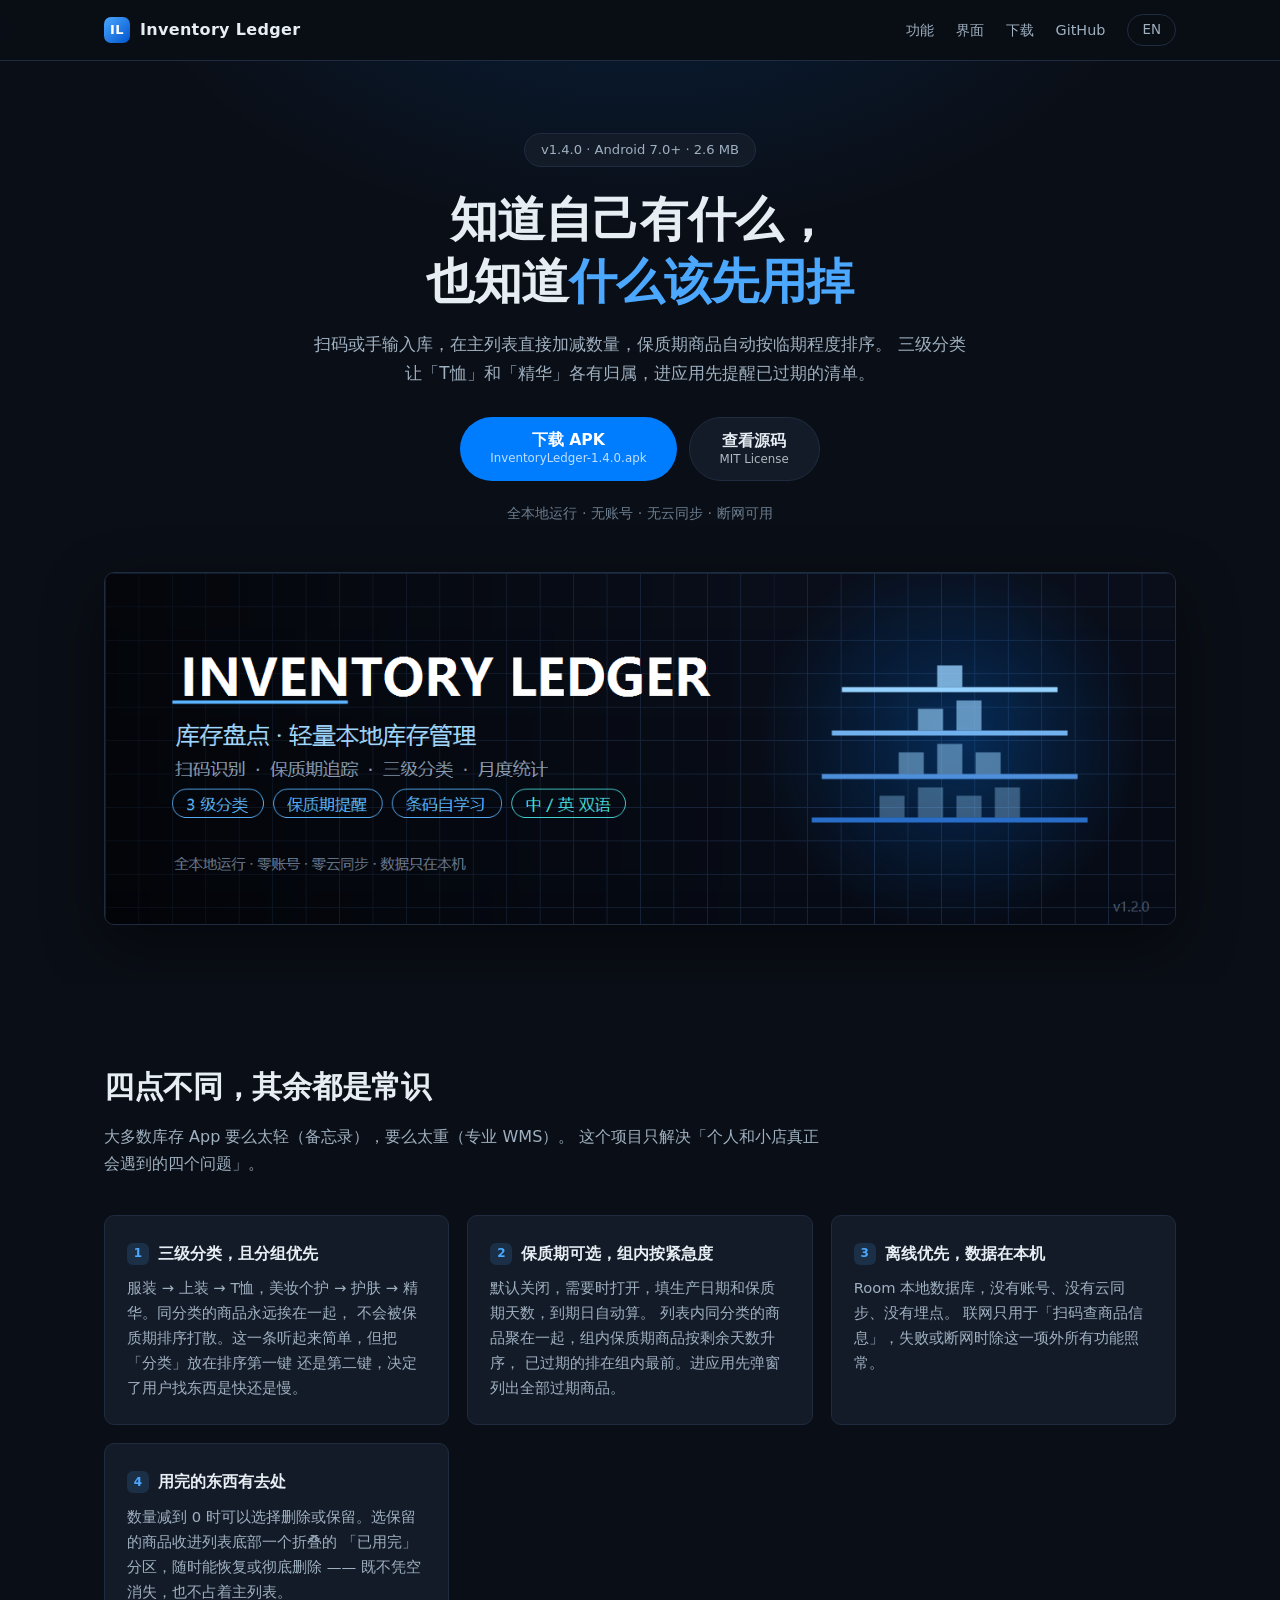
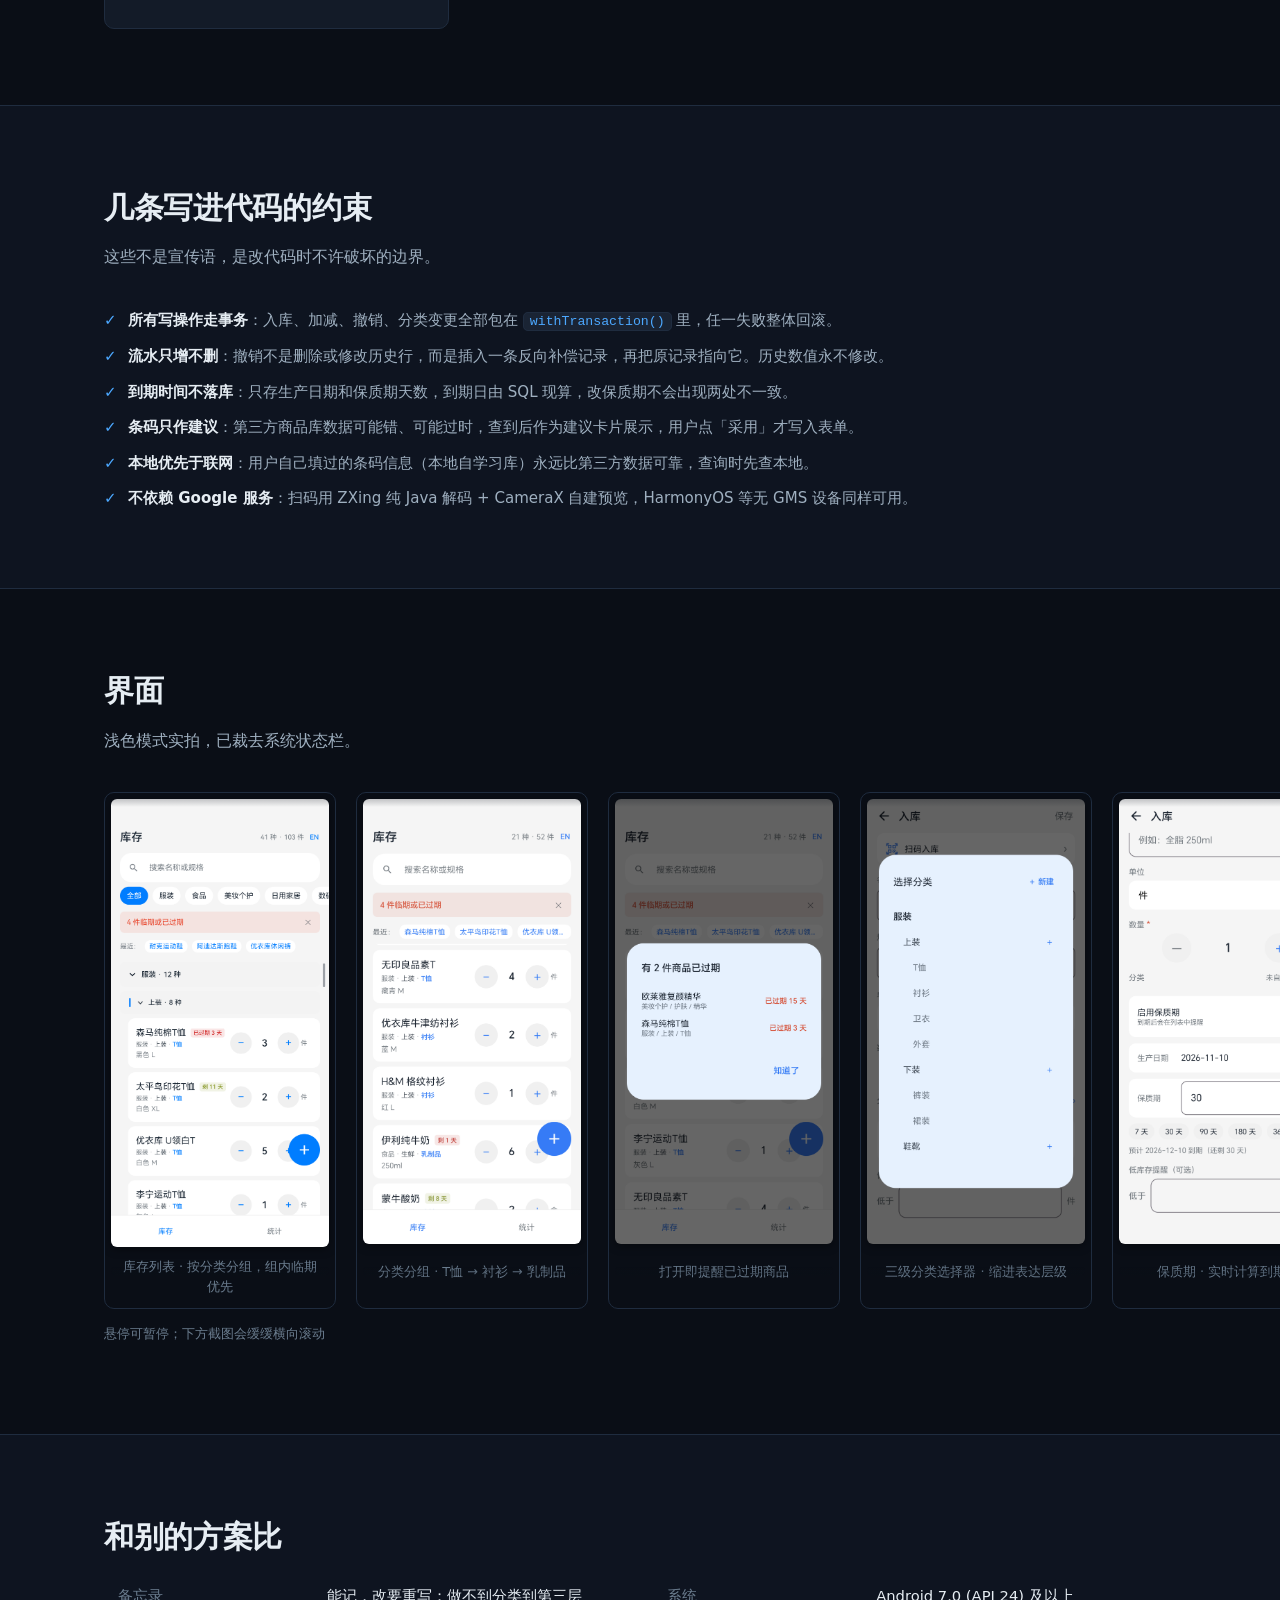
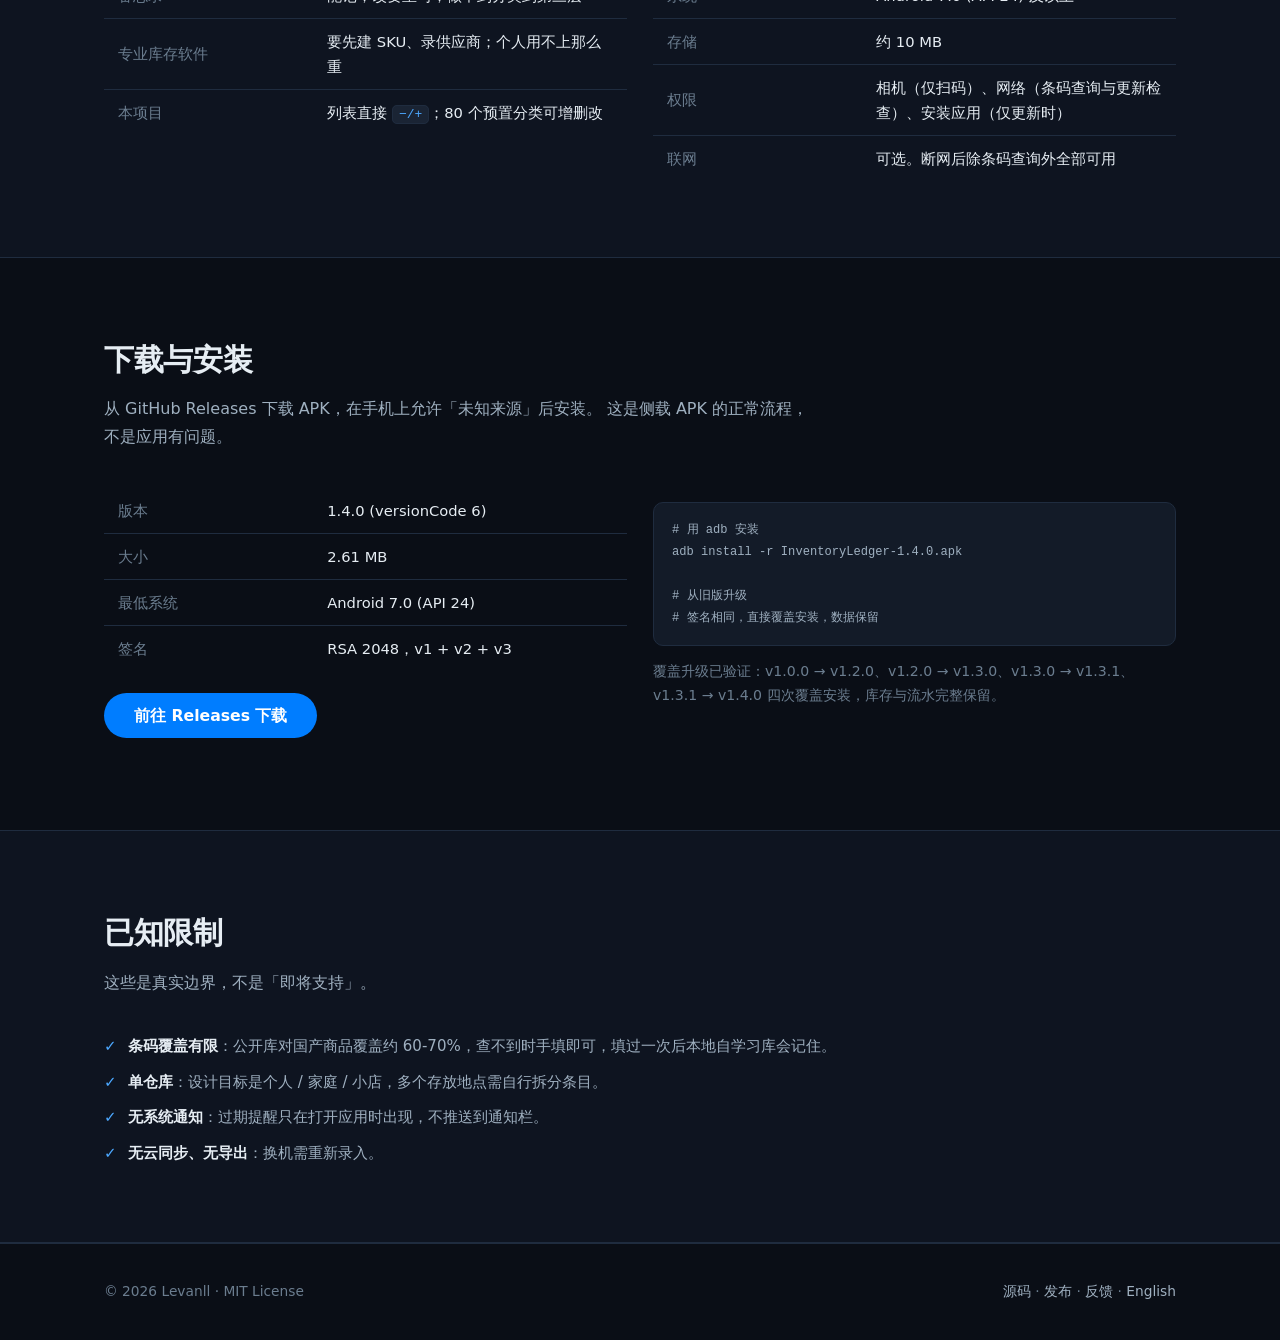
<file: docs/index.html>
<!DOCTYPE html>
<html lang="zh-CN">
<head>
<meta charset="utf-8">
<meta name="viewport" content="width=device-width, initial-scale=1">
<title>库存盘点 Inventory Ledger — 轻量本地库存管理</title>
<meta name="description" content="Android 上的轻量本地库存管理：三级分类、保质期追踪、扫码识别、中英双语。全本地运行，零账号、零云同步。">
<meta property="og:title" content="库存盘点 Inventory Ledger">
<meta property="og:description" content="轻量本地库存管理 · 三级分类 · 保质期追踪 · 扫码识别 · 中英双语">
<meta property="og:image" content="images/hero-banner-zh.png">
<meta property="og:type" content="website">
<link rel="icon" href="images/app-icon.png">
<link rel="stylesheet" href="style.css">
</head>
<body>

<header class="site-header">
  <div class="wrap">
    <a class="brand" href="./">
      <span class="brand-mark">IL</span>
      <span>Inventory Ledger</span>
    </a>
    <nav class="site-nav">
      <a href="#features" class="hide-sm">功能</a>
      <a href="#screens" class="hide-sm">界面</a>
      <a href="#install">下载</a>
      <a href="https://github.com/Levanll/InventoryLedger">GitHub</a>
      <a class="lang-switch" href="en/">EN</a>
    </nav>
  </div>
</header>

<section class="hero">
  <div class="wrap">
    <div class="hero-badge">v1.4.0 · Android 7.0+ · 2.6 MB</div>
    <h1>知道自己有什么，<br>也知道<em>什么该先用掉</em></h1>
    <p class="lead">
      扫码或手输入库，在主列表直接加减数量，保质期商品自动按临期程度排序。
      三级分类让「T恤」和「精华」各有归属，进应用先提醒已过期的清单。
    </p>
    <div class="hero-actions">
      <a class="btn btn-primary" href="https://github.com/Levanll/InventoryLedger/releases/latest">
        下载 APK
        <span class="btn-sub">InventoryLedger-1.4.0.apk</span>
      </a>
      <a class="btn btn-ghost" href="https://github.com/Levanll/InventoryLedger">
        查看源码
        <span class="btn-sub">MIT License</span>
      </a>
    </div>
    <p class="hero-sub">全本地运行 · 无账号 · 无云同步 · 断网可用</p>
    <img class="hero-img" src="images/hero-banner-zh.png" alt="Inventory Ledger 概览">
  </div>
</section>

<section id="features" class="section">
  <div class="wrap">
    <h2>四点不同，其余都是常识</h2>
    <p class="section-sub">
      大多数库存 App 要么太轻（备忘录），要么太重（专业 WMS）。
      这个项目只解决「个人和小店真正会遇到的四个问题」。
    </p>

    <div class="cards">
      <div class="card">
        <h3><span class="card-ico">1</span> 三级分类，且分组优先</h3>
        <p>
          服装 → 上装 → T恤，美妆个护 → 护肤 → 精华。同分类的商品永远挨在一起，
          不会被保质期排序打散。这一条听起来简单，但把「分类」放在排序第一键
          还是第二键，决定了用户找东西是快还是慢。
        </p>
      </div>
      <div class="card">
        <h3><span class="card-ico">2</span> 保质期可选，组内按紧急度</h3>
        <p>
          默认关闭，需要时打开，填生产日期和保质期天数，到期日自动算。
          列表内同分类的商品聚在一起，组内保质期商品按剩余天数升序，
          已过期的排在组内最前。进应用先弹窗列出全部过期商品。
        </p>
      </div>
      <div class="card">
        <h3><span class="card-ico">3</span> 离线优先，数据在本机</h3>
        <p>
          Room 本地数据库，没有账号、没有云同步、没有埋点。
          联网只用于「扫码查商品信息」，失败或断网时除这一项外所有功能照常。
        </p>
      </div>
      <div class="card">
        <h3><span class="card-ico">4</span> 用完的东西有去处</h3>
        <p>
          数量减到 0 时可以选择删除或保留。选保留的商品收进列表底部一个折叠的
          「已用完」分区，随时能恢复或彻底删除 —— 既不凭空消失，也不占着主列表。
        </p>
      </div>
    </div>
  </div>
</section>

<section class="section section-alt">
  <div class="wrap">
    <h2>几条写进代码的约束</h2>
    <p class="section-sub">这些不是宣传语，是改代码时不许破坏的边界。</p>
    <ul class="checks">
      <li><b>所有写操作走事务</b>：入库、加减、撤销、分类变更全部包在 <code>withTransaction()</code> 里，任一失败整体回滚。</li>
      <li><b>流水只增不删</b>：撤销不是删除或修改历史行，而是插入一条反向补偿记录，再把原记录指向它。历史数值永不修改。</li>
      <li><b>到期时间不落库</b>：只存生产日期和保质期天数，到期日由 SQL 现算，改保质期不会出现两处不一致。</li>
      <li><b>条码只作建议</b>：第三方商品库数据可能错、可能过时，查到后作为建议卡片展示，用户点「采用」才写入表单。</li>
      <li><b>本地优先于联网</b>：用户自己填过的条码信息（本地自学习库）永远比第三方数据可靠，查询时先查本地。</li>
      <li><b>不依赖 Google 服务</b>：扫码用 ZXing 纯 Java 解码 + CameraX 自建预览，HarmonyOS 等无 GMS 设备同样可用。</li>
    </ul>
  </div>
</section>

<section id="screens" class="section">
  <div class="wrap">
    <h2>界面</h2>
    <p class="section-sub">浅色模式实拍，已裁去系统状态栏。</p>
    <div class="marquee">
      <div class="marquee-track">
        <figure class="shot">
          <img src="images/zh/list.png" alt="库存列表 · 按分类分组，组内临期优先" loading="lazy">
          <figcaption>库存列表 · 按分类分组，组内临期优先</figcaption>
        </figure>
        <figure class="shot">
          <img src="images/zh/list-groups.png" alt="分类分组 · T恤 → 衬衫 → 乳制品" loading="lazy">
          <figcaption>分类分组 · T恤 → 衬衫 → 乳制品</figcaption>
        </figure>
        <figure class="shot">
          <img src="images/zh/expired.png" alt="打开即提醒已过期商品" loading="lazy">
          <figcaption>打开即提醒已过期商品</figcaption>
        </figure>
        <figure class="shot">
          <img src="images/zh/picker.png" alt="三级分类选择器 · 缩进表达层级" loading="lazy">
          <figcaption>三级分类选择器 · 缩进表达层级</figcaption>
        </figure>
        <figure class="shot">
          <img src="images/zh/expiry.png" alt="保质期 · 实时计算到期日" loading="lazy">
          <figcaption>保质期 · 实时计算到期日</figcaption>
        </figure>
        <figure class="shot">
          <img src="images/zh/stats.png" alt="月度库存量与消耗" loading="lazy">
          <figcaption>月度库存量与消耗</figcaption>
        </figure>
        <figure class="shot">
          <img src="images/zh/inbound.png" alt="入库 · 扫码入口与基础字段" loading="lazy">
          <figcaption>入库 · 扫码入口与基础字段</figcaption>
        </figure>
        <figure class="shot">
          <img src="images/zh/category.png" alt="分类管理 · 可增删改" loading="lazy">
          <figcaption>分类管理 · 可增删改</figcaption>
        </figure>
        <figure class="shot">
          <img src="images/zh/usedup.png" alt="已用完分区 · 归零商品可恢复或删除" loading="lazy">
          <figcaption>已用完 · 归零后仍有去处</figcaption>
        </figure>
        <figure class="shot" aria-hidden="true">
          <img src="images/zh/list.png" alt="副本 库存列表 · 按分类分组，组内临期优先" loading="lazy">
          <figcaption>库存列表 · 按分类分组，组内临期优先</figcaption>
        </figure>
        <figure class="shot" aria-hidden="true">
          <img src="images/zh/list-groups.png" alt="副本 分类分组 · T恤 → 衬衫 → 乳制品" loading="lazy">
          <figcaption>分类分组 · T恤 → 衬衫 → 乳制品</figcaption>
        </figure>
        <figure class="shot" aria-hidden="true">
          <img src="images/zh/expired.png" alt="副本 打开即提醒已过期商品" loading="lazy">
          <figcaption>打开即提醒已过期商品</figcaption>
        </figure>
        <figure class="shot" aria-hidden="true">
          <img src="images/zh/picker.png" alt="副本 三级分类选择器 · 缩进表达层级" loading="lazy">
          <figcaption>三级分类选择器 · 缩进表达层级</figcaption>
        </figure>
        <figure class="shot" aria-hidden="true">
          <img src="images/zh/expiry.png" alt="副本 保质期 · 实时计算到期日" loading="lazy">
          <figcaption>保质期 · 实时计算到期日</figcaption>
        </figure>
        <figure class="shot" aria-hidden="true">
          <img src="images/zh/stats.png" alt="副本 月度库存量与消耗" loading="lazy">
          <figcaption>月度库存量与消耗</figcaption>
        </figure>
        <figure class="shot" aria-hidden="true">
          <img src="images/zh/inbound.png" alt="副本 入库 · 扫码入口与基础字段" loading="lazy">
          <figcaption>入库 · 扫码入口与基础字段</figcaption>
        </figure>
        <figure class="shot" aria-hidden="true">
          <img src="images/zh/category.png" alt="副本 分类管理 · 可增删改" loading="lazy">
          <figcaption>分类管理 · 可增删改</figcaption>
        </figure>
        <figure class="shot" aria-hidden="true">
          <img src="images/zh/usedup.png" alt="副本 已用完分区 · 归零商品可恢复或删除" loading="lazy">
          <figcaption>已用完 · 归零后仍有去处</figcaption>
        </figure>
      </div>
    </div>
    <p class="marquee-hint">悬停可暂停；下方截图会缓缓横向滚动</p>
  </div>
</section>

<section class="section section-alt">
  <div class="wrap">
    <h2>和别的方案比</h2>
    <div class="grid-2">
      <div>
        <table class="spec-table">
          <tr><th>备忘录</th><td>能记，改要重写；做不到分类到第三层</td></tr>
          <tr><th>专业库存软件</th><td>要先建 SKU、录供应商；个人用不上那么重</td></tr>
          <tr><th>本项目</th><td>列表直接 <code>−/+</code>；80 个预置分类可增删改</td></tr>
        </table>
      </div>
      <div>
        <table class="spec-table">
          <tr><th>系统</th><td>Android 7.0 (API 24) 及以上</td></tr>
          <tr><th>存储</th><td>约 10 MB</td></tr>
          <tr><th>权限</th><td>相机（仅扫码）、网络（条码查询与更新检查）、安装应用（仅更新时）</td></tr>
          <tr><th>联网</th><td>可选。断网后除条码查询外全部可用</td></tr>
        </table>
      </div>
    </div>
  </div>
</section>

<section id="install" class="section">
  <div class="wrap">
    <h2>下载与安装</h2>
    <p class="section-sub">
      从 GitHub Releases 下载 APK，在手机上允许「未知来源」后安装。
      这是侧载 APK 的正常流程，不是应用有问题。
    </p>
    <div class="grid-2">
      <div>
        <table class="spec-table">
          <tr><th>版本</th><td>1.4.0 (versionCode 6)</td></tr>
          <tr><th>大小</th><td>2.61 MB</td></tr>
          <tr><th>最低系统</th><td>Android 7.0 (API 24)</td></tr>
          <tr><th>签名</th><td>RSA 2048，v1 + v2 + v3</td></tr>
        </table>
        <p style="margin-top:22px">
          <a class="btn btn-primary" href="https://github.com/Levanll/InventoryLedger/releases/latest">
            前往 Releases 下载
          </a>
        </p>
      </div>
      <div>
        <pre><code># 用 adb 安装
adb install -r InventoryLedger-1.4.0.apk

# 从旧版升级
# 签名相同，直接覆盖安装，数据保留</code></pre>
        <p style="color:var(--text-faint);font-size:0.88rem">
          覆盖升级已验证：v1.0.0 → v1.2.0、v1.2.0 → v1.3.0、v1.3.0 → v1.3.1、v1.3.1 → v1.4.0 四次覆盖安装，库存与流水完整保留。
        </p>
      </div>
    </div>
  </div>
</section>

<section class="section section-alt">
  <div class="wrap">
    <h2>已知限制</h2>
    <p class="section-sub">这些是真实边界，不是「即将支持」。</p>
    <ul class="checks">
      <li><b>条码覆盖有限</b>：公开库对国产商品覆盖约 60-70%，查不到时手填即可，填过一次后本地自学习库会记住。</li>
      <li><b>单仓库</b>：设计目标是个人 / 家庭 / 小店，多个存放地点需自行拆分条目。</li>
      <li><b>无系统通知</b>：过期提醒只在打开应用时出现，不推送到通知栏。</li>
      <li><b>无云同步、无导出</b>：换机需重新录入。</li>
    </ul>
  </div>
</section>

<footer class="site-footer">
  <div class="wrap">
    <span>© 2026 Levanll · MIT License</span>
    <span>
      <a href="https://github.com/Levanll/InventoryLedger">源码</a> ·
      <a href="https://github.com/Levanll/InventoryLedger/releases">发布</a> ·
      <a href="https://github.com/Levanll/InventoryLedger/issues">反馈</a> ·
      <a href="en/">English</a>
    </span>
  </div>
</footer>

</body>
</html>
</file>
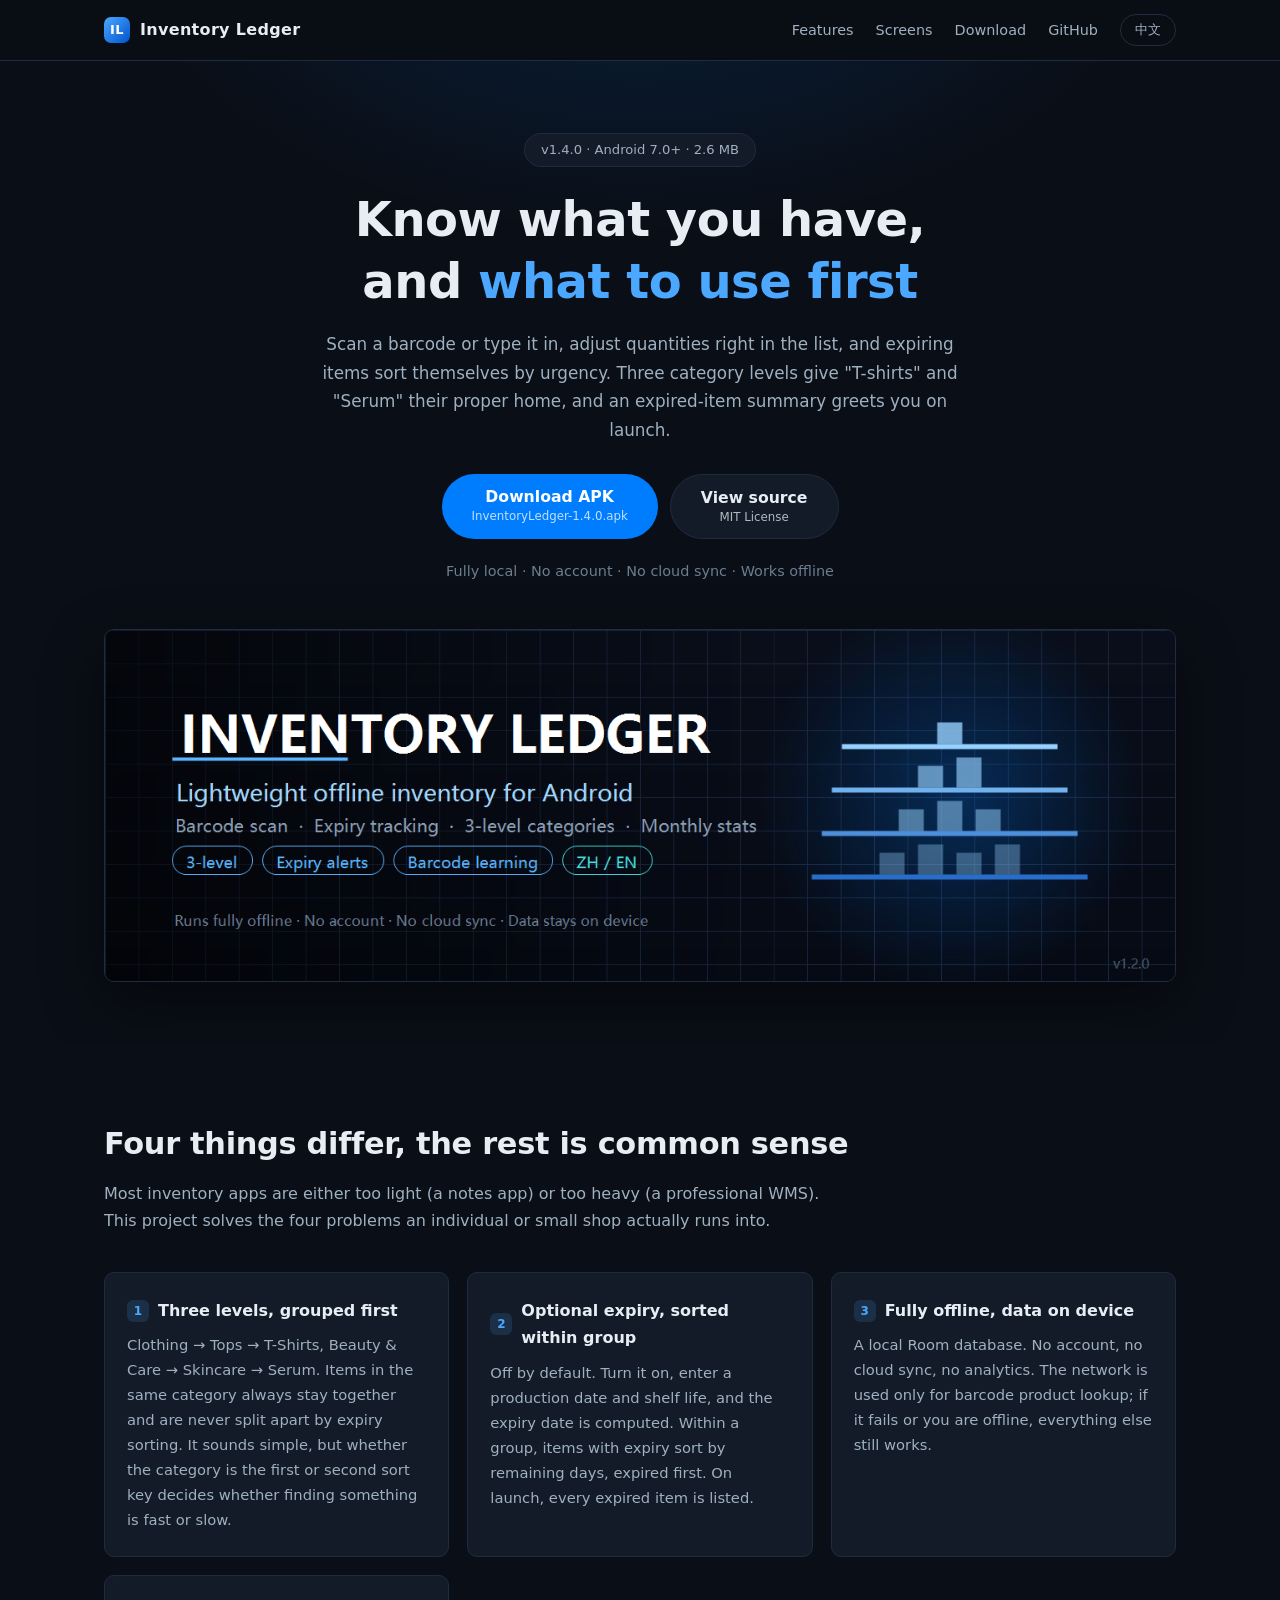
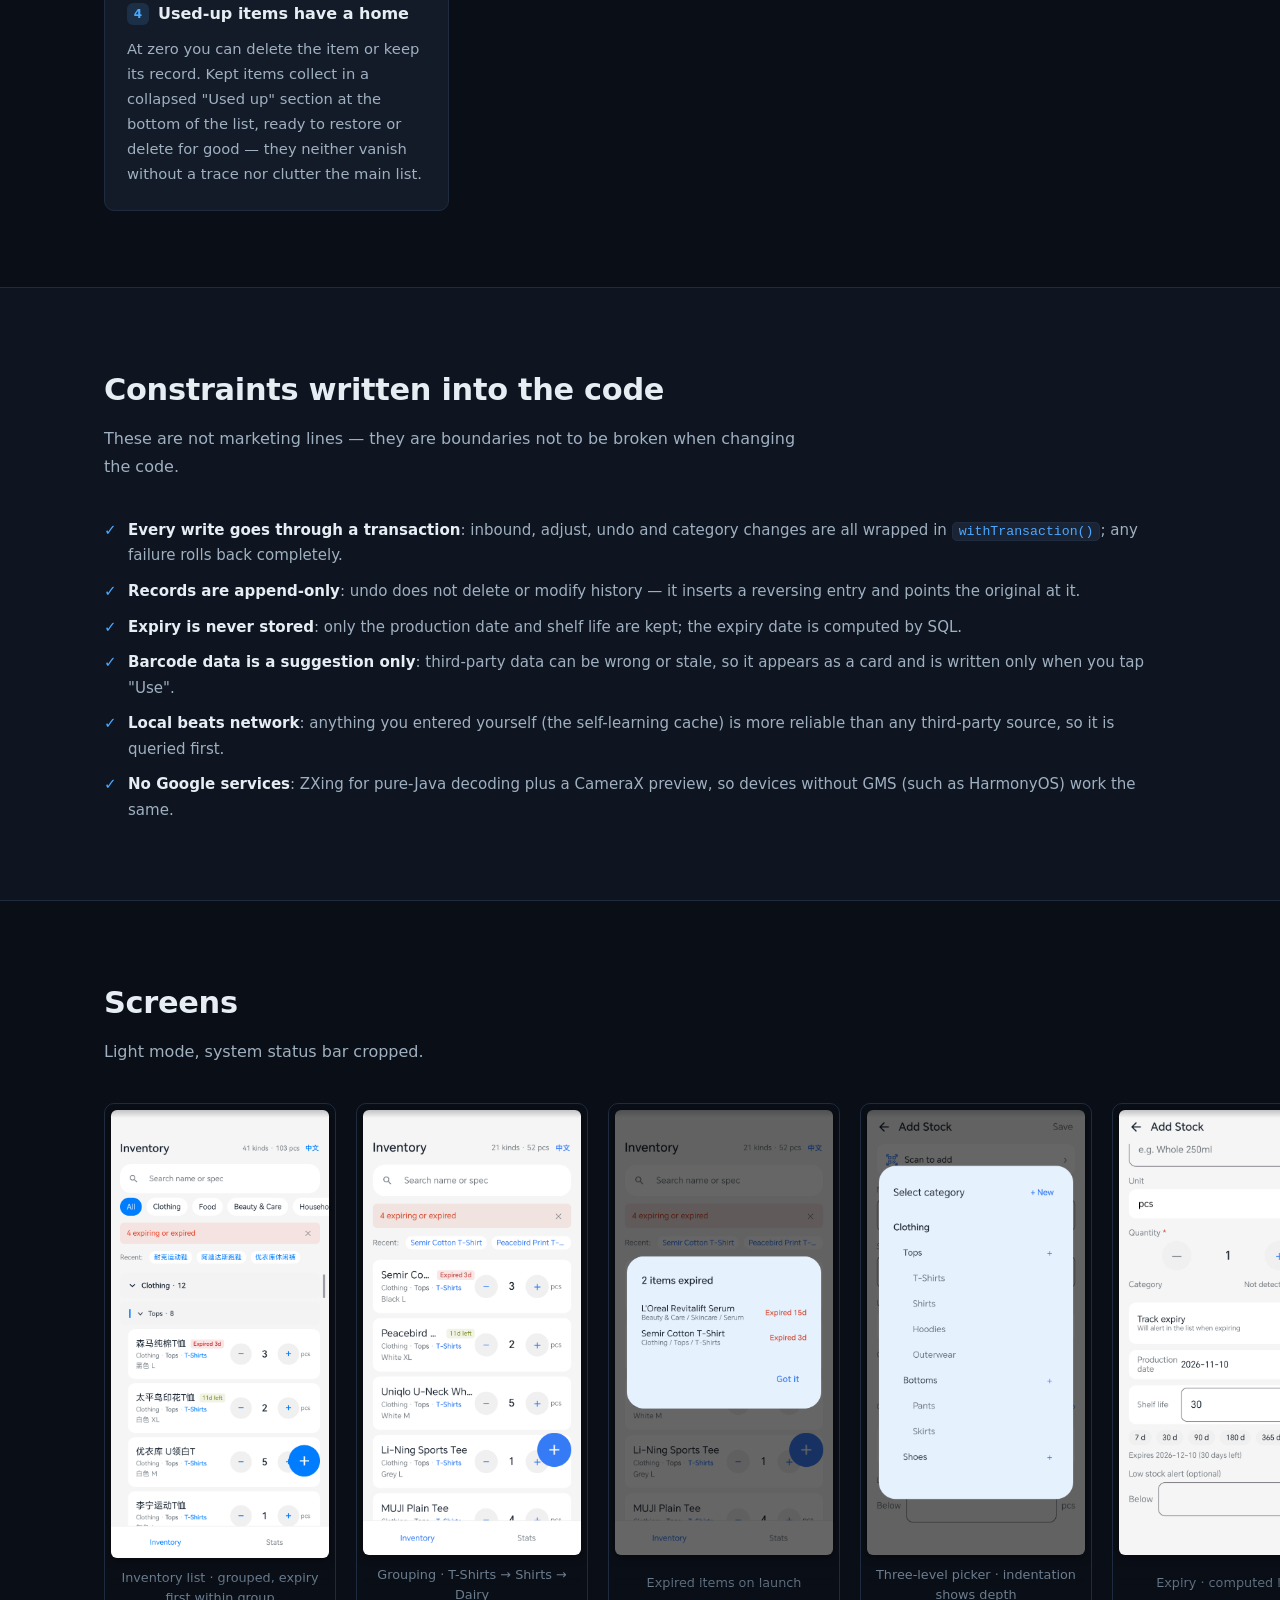
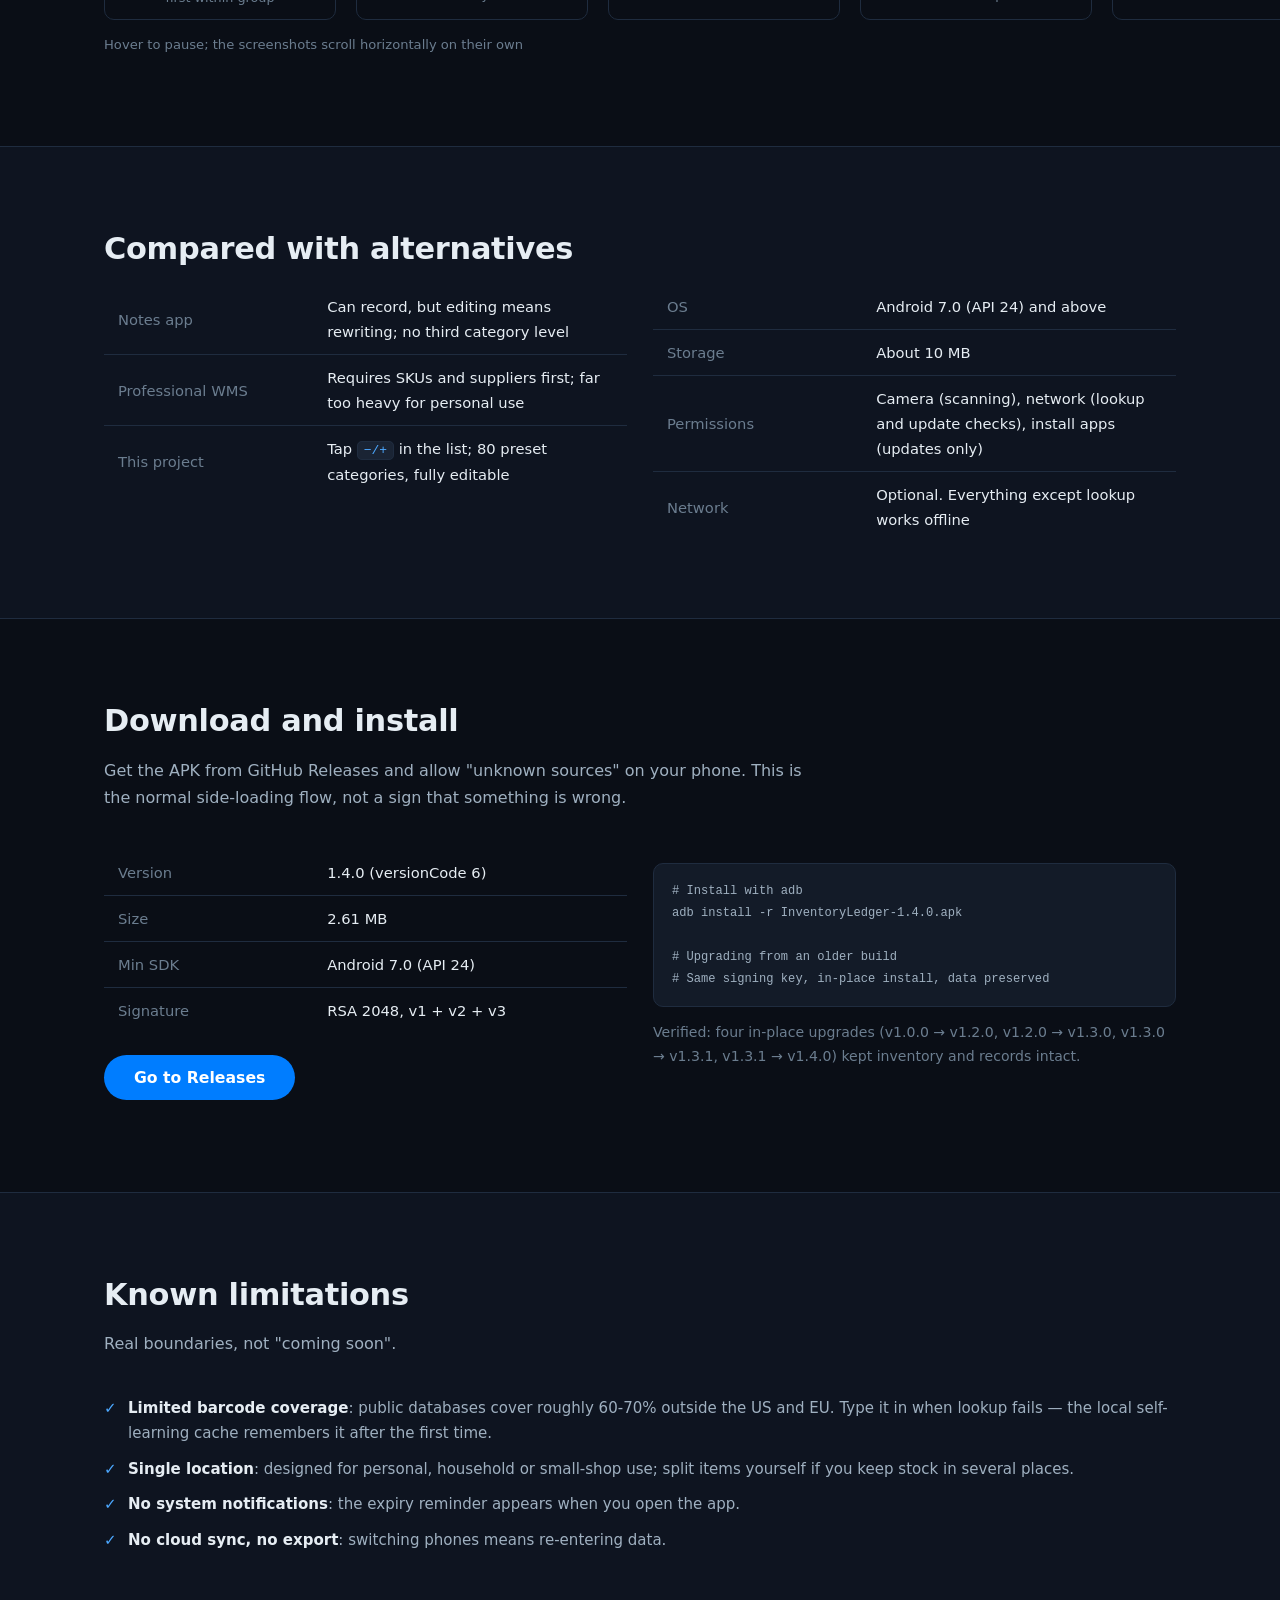
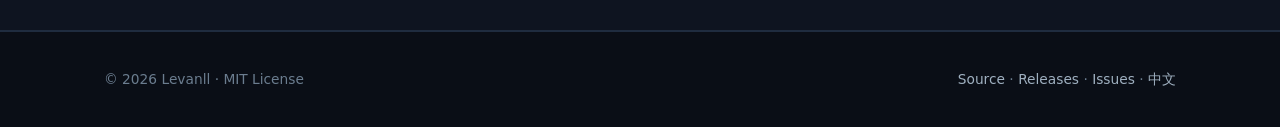
<file: docs/en/index.html>
<!DOCTYPE html>
<html lang="en">
<head>
<meta charset="utf-8">
<meta name="viewport" content="width=device-width, initial-scale=1">
<title>Inventory Ledger — Lightweight offline inventory for Android</title>
<meta name="description" content="Lightweight offline inventory for Android: three-level categories, expiry tracking, barcode scanning, Chinese/English UI. Fully local — no account, no cloud sync.">
<meta property="og:title" content="Inventory Ledger">
<meta property="og:description" content="Lightweight offline inventory for Android · 3-level categories · Expiry tracking · Barcode scan · Bilingual UI">
<meta property="og:image" content="../images/hero-banner-en.png">
<meta property="og:type" content="website">
<link rel="icon" href="../images/app-icon.png">
<link rel="stylesheet" href="../style.css">
</head>
<body>

<header class="site-header">
  <div class="wrap">
    <a class="brand" href="../">
      <span class="brand-mark">IL</span>
      <span>Inventory Ledger</span>
    </a>
    <nav class="site-nav">
      <a href="#features" class="hide-sm">Features</a>
      <a href="#screens" class="hide-sm">Screens</a>
      <a href="#install">Download</a>
      <a href="https://github.com/Levanll/InventoryLedger">GitHub</a>
      <a class="lang-switch" href="../">中文</a>
    </nav>
  </div>
</header>

<section class="hero">
  <div class="wrap">
    <div class="hero-badge">v1.4.0 · Android 7.0+ · 2.6 MB</div>
    <h1>Know what you have,<br>and <em>what to use first</em></h1>
    <p class="lead">
      Scan a barcode or type it in, adjust quantities right in the list, and expiring
      items sort themselves by urgency. Three category levels give "T-shirts" and
      "Serum" their proper home, and an expired-item summary greets you on launch.
    </p>
    <div class="hero-actions">
      <a class="btn btn-primary" href="https://github.com/Levanll/InventoryLedger/releases/latest">
        Download APK
        <span class="btn-sub">InventoryLedger-1.4.0.apk</span>
      </a>
      <a class="btn btn-ghost" href="https://github.com/Levanll/InventoryLedger">
        View source
        <span class="btn-sub">MIT License</span>
      </a>
    </div>
    <p class="hero-sub">Fully local · No account · No cloud sync · Works offline</p>
    <img class="hero-img" src="../images/hero-banner-en.png" alt="Inventory Ledger overview">
  </div>
</section>

<section id="features" class="section">
  <div class="wrap">
    <h2>Four things differ, the rest is common sense</h2>
    <p class="section-sub">
      Most inventory apps are either too light (a notes app) or too heavy (a professional WMS).
      This project solves the four problems an individual or small shop actually runs into.
    </p>

    <div class="cards">
      <div class="card">
        <h3><span class="card-ico">1</span> Three levels, grouped first</h3>
        <p>
          Clothing → Tops → T-Shirts, Beauty &amp; Care → Skincare → Serum. Items in the same
          category always stay together and are never split apart by expiry sorting. It sounds
          simple, but whether the category is the first or second sort key decides whether finding
          something is fast or slow.
        </p>
      </div>
      <div class="card">
        <h3><span class="card-ico">2</span> Optional expiry, sorted within group</h3>
        <p>
          Off by default. Turn it on, enter a production date and shelf life, and the expiry date is
          computed. Within a group, items with expiry sort by remaining days, expired first. On
          launch, every expired item is listed.
        </p>
      </div>
      <div class="card">
        <h3><span class="card-ico">3</span> Fully offline, data on device</h3>
        <p>
          A local Room database. No account, no cloud sync, no analytics. The network is used only
          for barcode product lookup; if it fails or you are offline, everything else still works.
        </p>
      </div>
      <div class="card">
        <h3><span class="card-ico">4</span> Used-up items have a home</h3>
        <p>
          At zero you can delete the item or keep its record. Kept items collect in a collapsed
          "Used up" section at the bottom of the list, ready to restore or delete for good — they
          neither vanish without a trace nor clutter the main list.
        </p>
      </div>
    </div>
  </div>
</section>

<section class="section section-alt">
  <div class="wrap">
    <h2>Constraints written into the code</h2>
    <p class="section-sub">These are not marketing lines — they are boundaries not to be broken when changing the code.</p>
    <ul class="checks">
      <li><b>Every write goes through a transaction</b>: inbound, adjust, undo and category changes are all wrapped in <code>withTransaction()</code>; any failure rolls back completely.</li>
      <li><b>Records are append-only</b>: undo does not delete or modify history — it inserts a reversing entry and points the original at it.</li>
      <li><b>Expiry is never stored</b>: only the production date and shelf life are kept; the expiry date is computed by SQL.</li>
      <li><b>Barcode data is a suggestion only</b>: third-party data can be wrong or stale, so it appears as a card and is written only when you tap "Use".</li>
      <li><b>Local beats network</b>: anything you entered yourself (the self-learning cache) is more reliable than any third-party source, so it is queried first.</li>
      <li><b>No Google services</b>: ZXing for pure-Java decoding plus a CameraX preview, so devices without GMS (such as HarmonyOS) work the same.</li>
    </ul>
  </div>
</section>

<section id="screens" class="section">
  <div class="wrap">
    <h2>Screens</h2>
    <p class="section-sub">Light mode, system status bar cropped.</p>
    <div class="marquee">
      <div class="marquee-track">
        <figure class="shot">
          <img src="../images/en/list.png" alt="Inventory list · grouped, expiry first within group" loading="lazy">
          <figcaption>Inventory list · grouped, expiry first within group</figcaption>
        </figure>
        <figure class="shot">
          <img src="../images/en/list-groups.png" alt="Grouping · T-Shirts → Shirts → Dairy" loading="lazy">
          <figcaption>Grouping · T-Shirts → Shirts → Dairy</figcaption>
        </figure>
        <figure class="shot">
          <img src="../images/en/expired.png" alt="Expired items on launch" loading="lazy">
          <figcaption>Expired items on launch</figcaption>
        </figure>
        <figure class="shot">
          <img src="../images/en/picker.png" alt="Three-level picker · indentation shows depth" loading="lazy">
          <figcaption>Three-level picker · indentation shows depth</figcaption>
        </figure>
        <figure class="shot">
          <img src="../images/en/expiry.png" alt="Expiry · computed live" loading="lazy">
          <figcaption>Expiry · computed live</figcaption>
        </figure>
        <figure class="shot">
          <img src="../images/en/stats.png" alt="Monthly stock and usage" loading="lazy">
          <figcaption>Monthly stock and usage</figcaption>
        </figure>
        <figure class="shot">
          <img src="../images/en/inbound.png" alt="Add stock · scan entry and fields" loading="lazy">
          <figcaption>Add stock · scan entry and fields</figcaption>
        </figure>
        <figure class="shot">
          <img src="../images/en/category.png" alt="Category management · full CRUD" loading="lazy">
          <figcaption>Category management · full CRUD</figcaption>
        </figure>
        <figure class="shot">
          <img src="../images/en/usedup.png" alt="Used-up section · restore or delete zeroed items" loading="lazy">
          <figcaption>Used up · zeroed items still have a home</figcaption>
        </figure>
        <figure class="shot" aria-hidden="true">
          <img src="../images/en/list.png" alt="dup Inventory list · grouped, expiry first within group" loading="lazy">
          <figcaption>Inventory list · grouped, expiry first within group</figcaption>
        </figure>
        <figure class="shot" aria-hidden="true">
          <img src="../images/en/list-groups.png" alt="dup Grouping · T-Shirts → Shirts → Dairy" loading="lazy">
          <figcaption>Grouping · T-Shirts → Shirts → Dairy</figcaption>
        </figure>
        <figure class="shot" aria-hidden="true">
          <img src="../images/en/expired.png" alt="dup Expired items on launch" loading="lazy">
          <figcaption>Expired items on launch</figcaption>
        </figure>
        <figure class="shot" aria-hidden="true">
          <img src="../images/en/picker.png" alt="dup Three-level picker · indentation shows depth" loading="lazy">
          <figcaption>Three-level picker · indentation shows depth</figcaption>
        </figure>
        <figure class="shot" aria-hidden="true">
          <img src="../images/en/expiry.png" alt="dup Expiry · computed live" loading="lazy">
          <figcaption>Expiry · computed live</figcaption>
        </figure>
        <figure class="shot" aria-hidden="true">
          <img src="../images/en/stats.png" alt="dup Monthly stock and usage" loading="lazy">
          <figcaption>Monthly stock and usage</figcaption>
        </figure>
        <figure class="shot" aria-hidden="true">
          <img src="../images/en/inbound.png" alt="dup Add stock · scan entry and fields" loading="lazy">
          <figcaption>Add stock · scan entry and fields</figcaption>
        </figure>
        <figure class="shot" aria-hidden="true">
          <img src="../images/en/category.png" alt="dup Category management · full CRUD" loading="lazy">
          <figcaption>Category management · full CRUD</figcaption>
        </figure>
        <figure class="shot" aria-hidden="true">
          <img src="../images/en/usedup.png" alt="dup Used-up section · restore or delete zeroed items" loading="lazy">
          <figcaption>Used up · zeroed items still have a home</figcaption>
        </figure>
      </div>
    </div>
    <p class="marquee-hint">Hover to pause; the screenshots scroll horizontally on their own</p>
  </div>
</section>

<section class="section section-alt">
  <div class="wrap">
    <h2>Compared with alternatives</h2>
    <div class="grid-2">
      <div>
        <table class="spec-table">
          <tr><th>Notes app</th><td>Can record, but editing means rewriting; no third category level</td></tr>
          <tr><th>Professional WMS</th><td>Requires SKUs and suppliers first; far too heavy for personal use</td></tr>
          <tr><th>This project</th><td>Tap <code>−/+</code> in the list; 80 preset categories, fully editable</td></tr>
        </table>
      </div>
      <div>
        <table class="spec-table">
          <tr><th>OS</th><td>Android 7.0 (API 24) and above</td></tr>
          <tr><th>Storage</th><td>About 10 MB</td></tr>
          <tr><th>Permissions</th><td>Camera (scanning), network (lookup and update checks), install apps (updates only)</td></tr>
          <tr><th>Network</th><td>Optional. Everything except lookup works offline</td></tr>
        </table>
      </div>
    </div>
  </div>
</section>

<section id="install" class="section">
  <div class="wrap">
    <h2>Download and install</h2>
    <p class="section-sub">
      Get the APK from GitHub Releases and allow "unknown sources" on your phone.
      This is the normal side-loading flow, not a sign that something is wrong.
    </p>
    <div class="grid-2">
      <div>
        <table class="spec-table">
          <tr><th>Version</th><td>1.4.0 (versionCode 6)</td></tr>
          <tr><th>Size</th><td>2.61 MB</td></tr>
          <tr><th>Min SDK</th><td>Android 7.0 (API 24)</td></tr>
          <tr><th>Signature</th><td>RSA 2048, v1 + v2 + v3</td></tr>
        </table>
        <p style="margin-top:22px">
          <a class="btn btn-primary" href="https://github.com/Levanll/InventoryLedger/releases/latest">
            Go to Releases
          </a>
        </p>
      </div>
      <div>
        <pre><code># Install with adb
adb install -r InventoryLedger-1.4.0.apk

# Upgrading from an older build
# Same signing key, in-place install, data preserved</code></pre>
        <p style="color:var(--text-faint);font-size:0.88rem">
          Verified: four in-place upgrades (v1.0.0 → v1.2.0, v1.2.0 → v1.3.0, v1.3.0 → v1.3.1, v1.3.1 → v1.4.0) kept inventory and records intact.
        </p>
      </div>
    </div>
  </div>
</section>

<section class="section section-alt">
  <div class="wrap">
    <h2>Known limitations</h2>
    <p class="section-sub">Real boundaries, not "coming soon".</p>
    <ul class="checks">
      <li><b>Limited barcode coverage</b>: public databases cover roughly 60-70% outside the US and EU. Type it in when lookup fails — the local self-learning cache remembers it after the first time.</li>
      <li><b>Single location</b>: designed for personal, household or small-shop use; split items yourself if you keep stock in several places.</li>
      <li><b>No system notifications</b>: the expiry reminder appears when you open the app.</li>
      <li><b>No cloud sync, no export</b>: switching phones means re-entering data.</li>
    </ul>
  </div>
</section>

<footer class="site-footer">
  <div class="wrap">
    <span>© 2026 Levanll · MIT License</span>
    <span>
      <a href="https://github.com/Levanll/InventoryLedger">Source</a> ·
      <a href="https://github.com/Levanll/InventoryLedger/releases">Releases</a> ·
      <a href="https://github.com/Levanll/InventoryLedger/issues">Issues</a> ·
      <a href="../">中文</a>
    </span>
  </div>
</footer>

</body>
</html>
</file>
<file: docs/style.css>
/* ==========================================================
   Inventory Ledger — 产品站点样式
   配色与应用主色 #007DFF 一致
   ========================================================== */

:root {
    --bg: #0a0e16;
    --bg-alt: #0e1420;
    --panel: #131b28;
    --panel-hi: #1a2434;
    --line: #1f2c3f;
    --text: #e6edf3;
    --text-dim: #9fb0c0;
    --text-faint: #6b7d8f;
    --accent: #4ca8ff;
    --accent-dim: #007dff;
    --accent-deep: #0054cc;
    --cyan: #46dcdc;
    --warn: #ffb454;
    --radius: 10px;
    --max: 1120px;
    --font: "Segoe UI", "Microsoft YaHei UI", "Microsoft YaHei",
        system-ui, -apple-system, "Helvetica Neue", Arial, sans-serif;
    --mono: "Cascadia Mono", Consolas, "SF Mono", Menlo, monospace;
}

* { box-sizing: border-box; }

html { scroll-behavior: smooth; }

body {
    margin: 0;
    background: var(--bg);
    color: var(--text);
    font-family: var(--font);
    font-size: 16px;
    line-height: 1.7;
    -webkit-font-smoothing: antialiased;
}

a { color: var(--accent); text-decoration: none; }
a:hover { text-decoration: underline; }

.wrap {
    max-width: var(--max);
    margin: 0 auto;
    padding: 0 24px;
}

/* ---------- 顶栏 ---------- */

.site-header {
    position: sticky;
    top: 0;
    z-index: 50;
    background: rgba(10, 14, 22, 0.86);
    backdrop-filter: blur(10px);
    border-bottom: 1px solid var(--line);
}

.site-header .wrap {
    display: flex;
    align-items: center;
    justify-content: space-between;
    height: 60px;
}

.brand {
    display: flex;
    align-items: center;
    gap: 10px;
    font-weight: 600;
    font-size: 1rem;
    color: var(--text);
    letter-spacing: 0.02em;
}

.brand:hover { text-decoration: none; }

.brand-mark {
    width: 26px;
    height: 26px;
    border-radius: 7px;
    background: linear-gradient(135deg, var(--accent) 0%, var(--accent-deep) 100%);
    display: grid;
    place-items: center;
    font-size: 13px;
    font-weight: 700;
    color: #fff;
    flex: none;
}

.site-nav {
    display: flex;
    align-items: center;
    gap: 22px;
    font-size: 0.9rem;
}

.site-nav a { color: var(--text-dim); }
.site-nav a:hover { color: var(--accent); text-decoration: none; }

.lang-switch {
    border: 1px solid var(--line);
    border-radius: 999px;
    padding: 4px 14px;
    font-size: 0.84rem;
    color: var(--text-dim) !important;
}

.lang-switch:hover {
    border-color: var(--accent-dim);
    color: var(--accent) !important;
}

/* ---------- Hero ---------- */

.hero {
    padding: 72px 0 60px;
    text-align: center;
    position: relative;
    overflow: hidden;
}

.hero::before {
    content: "";
    position: absolute;
    inset: -140px 0 auto 0;
    height: 460px;
    background: radial-gradient(
        ellipse 60% 100% at 50% 0%,
        rgba(0, 125, 255, 0.16),
        transparent 70%
    );
    pointer-events: none;
}

.hero .wrap { position: relative; }

.hero-badge {
    display: inline-block;
    border: 1px solid var(--line);
    background: var(--panel);
    color: var(--text-dim);
    border-radius: 999px;
    padding: 5px 16px;
    font-size: 0.82rem;
    margin-bottom: 22px;
}

.hero h1 {
    font-size: clamp(1.9rem, 4.4vw, 3rem);
    line-height: 1.28;
    margin: 0 0 18px;
    font-weight: 650;
    letter-spacing: -0.01em;
}

.hero h1 em {
    font-style: normal;
    color: var(--accent);
}

.hero p.lead {
    color: var(--text-dim);
    font-size: 1.05rem;
    max-width: 660px;
    margin: 0 auto 30px;
}

.hero-sub {
    color: var(--text-faint);
    font-size: 0.9rem;
    margin-top: 20px;
}

.hero-actions {
    display: flex;
    gap: 12px;
    justify-content: center;
    flex-wrap: wrap;
}

.btn {
    display: inline-flex;
    flex-direction: column;
    align-items: center;
    gap: 1px;
    padding: 12px 30px;
    border-radius: 999px;
    font-weight: 600;
    font-size: 0.98rem;
    line-height: 1.35;
    transition: transform 0.15s ease, background 0.15s ease, border-color 0.15s ease;
    cursor: pointer;
}

.btn:hover { text-decoration: none; transform: translateY(-1px); }

.btn-primary {
    background: var(--accent-dim);
    color: #fff;
}

.btn-primary:hover { background: var(--accent); }

.btn-ghost {
    border: 1px solid var(--line);
    color: var(--text);
    background: var(--panel);
}

.btn-ghost:hover { border-color: var(--accent-dim); color: var(--accent); }

.btn-sub {
    font-size: 0.74rem;
    font-weight: 400;
    opacity: 0.75;
}

.hero-img {
    max-width: 100%;
    margin: 46px auto 0;
    border-radius: var(--radius);
    border: 1px solid var(--line);
    display: block;
    box-shadow: 0 20px 60px rgba(0, 0, 0, 0.45);
}

/* ---------- 通用区块 ---------- */

.section { padding: 76px 0; }

.section-alt {
    background: var(--bg-alt);
    border-top: 1px solid var(--line);
    border-bottom: 1px solid var(--line);
}

.section h2 {
    font-size: clamp(1.4rem, 2.6vw, 1.9rem);
    margin: 0 0 10px;
    font-weight: 640;
    letter-spacing: -0.01em;
}

.section-sub {
    color: var(--text-dim);
    margin: 0 0 38px;
    max-width: 720px;
}

/* ---------- 卡片 ---------- */

.cards {
    display: grid;
    grid-template-columns: repeat(auto-fit, minmax(280px, 1fr));
    gap: 18px;
}

.card {
    background: var(--panel);
    border: 1px solid var(--line);
    border-radius: var(--radius);
    padding: 24px 22px;
}

.card h3 {
    font-size: 1rem;
    margin: 0 0 8px;
    font-weight: 620;
    display: flex;
    align-items: center;
    gap: 9px;
}

.card-ico {
    width: 22px;
    height: 22px;
    border-radius: 6px;
    background: rgba(76, 168, 255, 0.14);
    color: var(--accent);
    display: grid;
    place-items: center;
    font-size: 12px;
    flex: none;
}

.card p {
    color: var(--text-dim);
    font-size: 0.92rem;
    margin: 0;
}

/* ---------- 二列 / 表格 ---------- */

.grid-2 {
    display: grid;
    grid-template-columns: repeat(auto-fit, minmax(320px, 1fr));
    gap: 26px;
}

.spec-table {
    width: 100%;
    border-collapse: collapse;
    font-size: 0.92rem;
}

.spec-table th,
.spec-table td {
    text-align: left;
    padding: 10px 14px;
    border-bottom: 1px solid var(--line);
}

.spec-table th {
    color: var(--text-faint);
    font-weight: 500;
    width: 40%;
}

.spec-table td { color: var(--text); }

.spec-table tr:last-child th,
.spec-table tr:last-child td { border-bottom: none; }

/* ---------- 截图轮播 ---------- */

/*
   横向缓慢滑动而不是九宫格堆叠：
   手机截图是竖长的，网格排列会让每张都被压得很小，
   既看不清内容，又把页面拉得很长。横向轮播保持原比例，也更像产品页。

   实现要点：
   - 轨道复制一份内容，动画位移 -50% 后无缝回跳，不会出现空白
   - 悬停暂停，鼠标移上去就能仔细看
   - 不做手动横向拖动：容器一旦设 overflow-x: auto 就会形成裁切上下文，
     悬停放大的卡片会被纵向裁掉（见下方说明）。全站也不引入 JS，
     所以这里的定位是「自动滚动的展示带」，不是可拖动的画廊
   - prefers-reduced-motion 时停止动画，尊重系统偏好
*/

/*
   容器不做任何裁剪。

   之前用 overflow: hidden 横向裁切，副作用是悬停放大后的卡片被纵向裁掉一截
   （CSS 规定一个方向 hidden 时另一个方向不能是 visible）。
   靠加内边距留余量的做法只是把可放大的范围从 1.08 撑到某个值，换个屏宽就又不够。

   现在改为：.marquee 完全不设 overflow，横向溢出交给 html 的 overflow-x: hidden。
   这样卡片的纵向放大不受任何裁剪，想放大多少都不会被切。
   代价是两侧不能做渐隐——mask-image 要求容器自身形成裁切上下文。
*/
.marquee {
    position: relative;
}

/* 横向溢出统一在根元素截断，避免出现横向滚动条 */
html {
    overflow-x: hidden;
}

.marquee-track {
    display: flex;
    gap: 20px;
    width: max-content;
    /* 不裁剪，让 scale 可以自由超出 */
    overflow: visible;
    /* 强制独立合成层，避免与页面的重绘互相干扰 */
    transform: translateZ(0);
    will-change: transform;
    animation: marquee-left 60s linear infinite;
}

.marquee:hover .marquee-track,
.marquee:focus-within .marquee-track {
    animation-play-state: paused;
}

@keyframes marquee-left {
    from { transform: translate3d(0, 0, 0); }
    /* 轨道含两份内容，各占一半，位移一半即无缝衔接 */
    to   { transform: translate3d(-50%, 0, 0); }
}

/*
   截图适配深色页面。

   问题：App 截图是纯白底（#FFFFFF），而整站是深色。白图直接铺满卡片时，
   每个卡片就是一块刺眼的白矩形，和背景没有任何过渡，看起来像贴上去的。

   不改截图本身，改用「画框」思路让白图归属于页面：
   1. 卡片外层用比页面更深的底色（--panel-deep），比页面背景还沉一档，
      白色截图嵌在里面形成明确的内外关系
   2. 图片四周留 6px 内边距，白图不再顶到卡片边缘
   3. 图片自身加圆角与内阴影，边缘有一点收拢，不显得生硬
   4. 悬停时边框变主色、外发光，白色区域被光晕包住，反而成了视觉焦点

   这样白底不是缺陷，而是「屏幕亮着」的自然表现。
*/
.shot {
    margin: 0;
    flex: 0 0 auto;
    width: 232px;
    position: relative;
    z-index: 1;
    border: 1px solid var(--line);
    border-radius: var(--radius);
    overflow: hidden;
    background: var(--panel-deep);
    padding: 6px 6px 0;
    /*
       用 transform 做放大而不是改宽高：
       改宽高会触发布局重排（reflow），整个轨道都得重新计算，
       鼠标划过时明显卡顿。transform 走合成层，只重绘不重排。
       曲线用 ease-out 的近似值，起步快、收尾缓，观感更自然。
    */
    transform-origin: center bottom;
    transition:
        transform 0.34s cubic-bezier(0.22, 0.61, 0.36, 1),
        box-shadow 0.34s cubic-bezier(0.22, 0.61, 0.36, 1),
        border-color 0.24s ease,
        background-color 0.34s ease;
    will-change: transform;
}

.shot:hover {
    border-color: var(--accent);
    background: #0b1119;
    transform: scale(1.5);
    box-shadow:
        0 24px 52px rgba(0, 0, 0, 0.6),
        0 0 0 1px rgba(76, 168, 255, 0.3),
        0 0 34px rgba(0, 125, 255, 0.16);
    z-index: 3;
}

@media (prefers-reduced-motion: reduce) {
    .shot,
    .shot:hover {
        transition: none;
        transform: none;
    }
}

/*
   白色截图自身的处理：
   - 圆角 6px，与画框的 10px 形成层次，不会两个圆角打架
   - 一圈极淡的内阴影，压住白图边缘的「硬」，
     深色背景上一块纯白如果边缘完全锐利会很刺眼
*/
.shot img {
    width: 100%;
    display: block;
    border-radius: 6px;
    box-shadow:
        inset 0 0 0 1px rgba(0, 0, 0, 0.06),
        0 2px 10px rgba(0, 0, 0, 0.4);
    background: #fff;
}

/*
   图片上下边缘的柔化。
   深色底上纯白图片的上下边界是硬切，视觉上会「跳」出来。
   用两条极窄的渐变条压住边缘，白到深色的过渡就有了缓冲，
   比直接改图片或加厚边框自然。

   图上方 10px 由深转透明，图下方 12px 由透明转深。
   用 pointer-events: none 保证不影响悬停与点击。
*/
.shot::before,
.shot::after {
    content: "";
    position: absolute;
    left: 6px;
    right: 6px;
    height: 8px;
    pointer-events: none;
    z-index: 2;
    border-radius: 6px;
}

.shot::before {
    top: 6px;
    background: linear-gradient(
        to bottom,
        rgba(10, 16, 25, 0.22) 0,
        rgba(10, 16, 25, 0) 100%
    );
}

.shot::after {
    bottom: 33px;
    background: linear-gradient(
        to top,
        rgba(10, 16, 25, 0.30) 0,
        rgba(10, 16, 25, 0) 100%
    );
}

/*
   figcaption 不再固定高度。
   之前高度随内容浮动，长标题（如「库存列表 · 按分类分组，组内临期优先」）
   会撑成两行，导致同一排卡片高度不一、底边参差。
   现在统一最小高度并居中，两行也能放下，一排卡片底边齐平。
*/
.shot figcaption {
    padding: 10px 7px 11px;
    font-size: 0.8rem;
    color: var(--text-faint);
    border-top: none;
    line-height: 1.55;
    min-height: 58px;
    display: flex;
    align-items: center;
    justify-content: center;
    text-align: center;
}

.marquee-hint {
    color: var(--text-faint);
    font-size: 0.82rem;
    margin-top: 14px;
}

@media (prefers-reduced-motion: reduce) {
    .marquee-track { animation: none; }
}

@media (max-width: 720px) {
    .shot { width: 190px; }
    .marquee-track { animation-duration: 42s; }
}

/* ---------- 列表 ---------- */

.checks {
    list-style: none;
    padding: 0;
    margin: 0;
    display: grid;
    gap: 10px;
}

.checks li {
    color: var(--text-dim);
    font-size: 0.94rem;
    padding-left: 24px;
    position: relative;
}

.checks li::before {
    content: "✓";
    position: absolute;
    left: 0;
    color: var(--accent);
    font-weight: 700;
}

.checks li b { color: var(--text); font-weight: 600; }

/* ---------- 页脚 ---------- */

.site-footer {
    border-top: 1px solid var(--line);
    padding: 36px 0;
    color: var(--text-faint);
    font-size: 0.86rem;
}

.site-footer .wrap {
    display: flex;
    justify-content: space-between;
    align-items: center;
    flex-wrap: wrap;
    gap: 12px;
}

.site-footer a { color: var(--text-dim); }
.site-footer a:hover { color: var(--accent); }

/* ---------- 代码 ---------- */

code {
    font-family: var(--mono);
    font-size: 0.88em;
    background: var(--panel-hi);
    border: 1px solid var(--line);
    border-radius: 5px;
    padding: 1px 6px;
    color: var(--accent);
}

pre {
    background: var(--panel);
    border: 1px solid var(--line);
    border-radius: var(--radius);
    padding: 16px 18px;
    overflow-x: auto;
    font-family: var(--mono);
    font-size: 0.86rem;
    line-height: 1.6;
}

pre code {
    background: none;
    border: none;
    padding: 0;
    color: var(--text-dim);
}

/* ---------- 响应式 ---------- */

@media (max-width: 720px) {
    .site-nav { gap: 14px; font-size: 0.84rem; }
    .site-nav a.hide-sm { display: none; }
    .hero { padding: 48px 0 40px; }
    .section { padding: 56px 0; }
    .btn { padding: 11px 22px; font-size: 0.92rem; }
}
</file>
